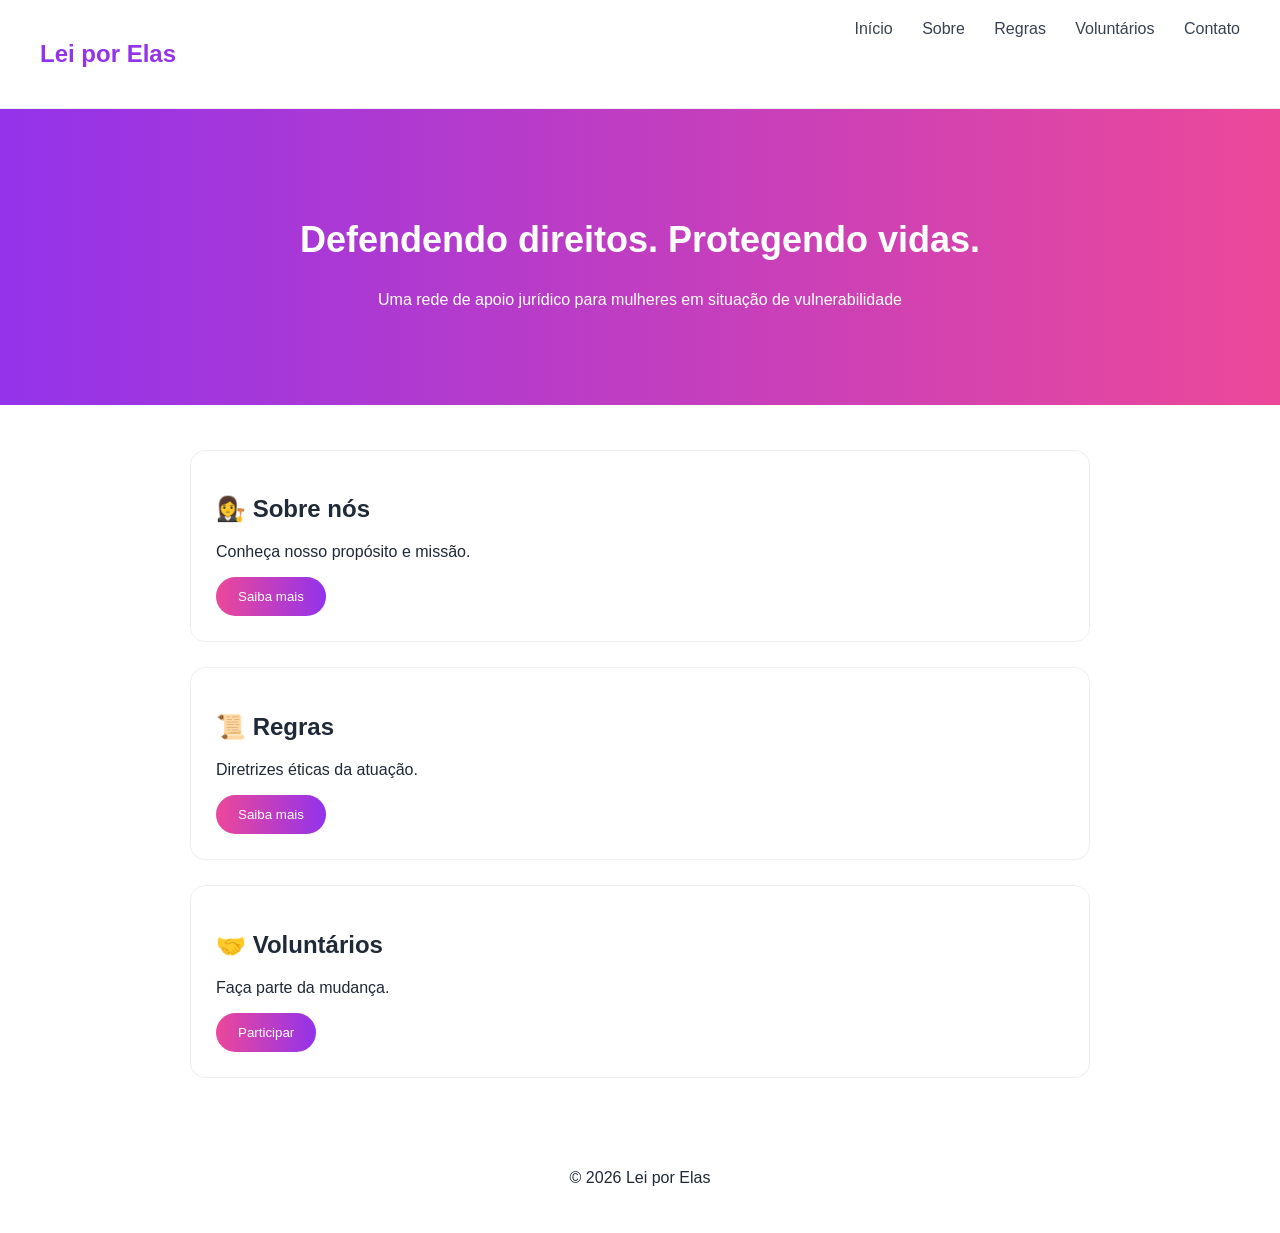
<file: index.html>
<!DOCTYPE html>
<html lang="pt-br">
<head>
<meta charset="UTF-8">
<title>Lei por Elas</title>
<link rel="stylesheet" href="style.css">
</head>
<body>
  
<nav class="menu">
  <h2 class="logo">Lei por Elas</h2>
  <div class="links">
    <a href="index.html">Início</a>
    <a href="sobre.html">Sobre</a>
    <a href="regras.html">Regras</a>
    <a href="voluntarios.html">Voluntários</a>
    <a href="contato.html">Contato</a>
  </div>
</nav>

<!-- HERO -->
<section class="hero">
  <h1>Defendendo direitos. Protegendo vidas.</h1>
  <p>Uma rede de apoio jurídico para mulheres em situação de vulnerabilidade</p>
</section>

<main>

  <section class="card fade">
    <h2>👩‍⚖️ Sobre nós</h2>
    <p>Conheça nosso propósito e missão.</p>
    <a href="sobre.html"><button>Saiba mais</button></a>
  </section>

  <section class="card fade">
    <h2>📜 Regras</h2>
    <p>Diretrizes éticas da atuação.</p>
    <a href="regras.html"><button>Saiba mais</button></a>
  </section>

  <section class="card fade">
    <h2>🤝 Voluntários</h2>
    <p>Faça parte da mudança.</p>
    <a href="voluntarios.html"><button>Participar</button></a>
  </section>

</main>

<footer>
  <p>© 2026 Lei por Elas</p>
</footer>

<script>
const elementos = document.querySelectorAll('.fade');

window.addEventListener('scroll', () => {
  elementos.forEach(el => {
    const pos = el.getBoundingClientRect().top;
    if (pos < window.innerHeight - 50) {
      el.classList.add('show');
    }
  });
});
</script>

</body>
</html>
</file>
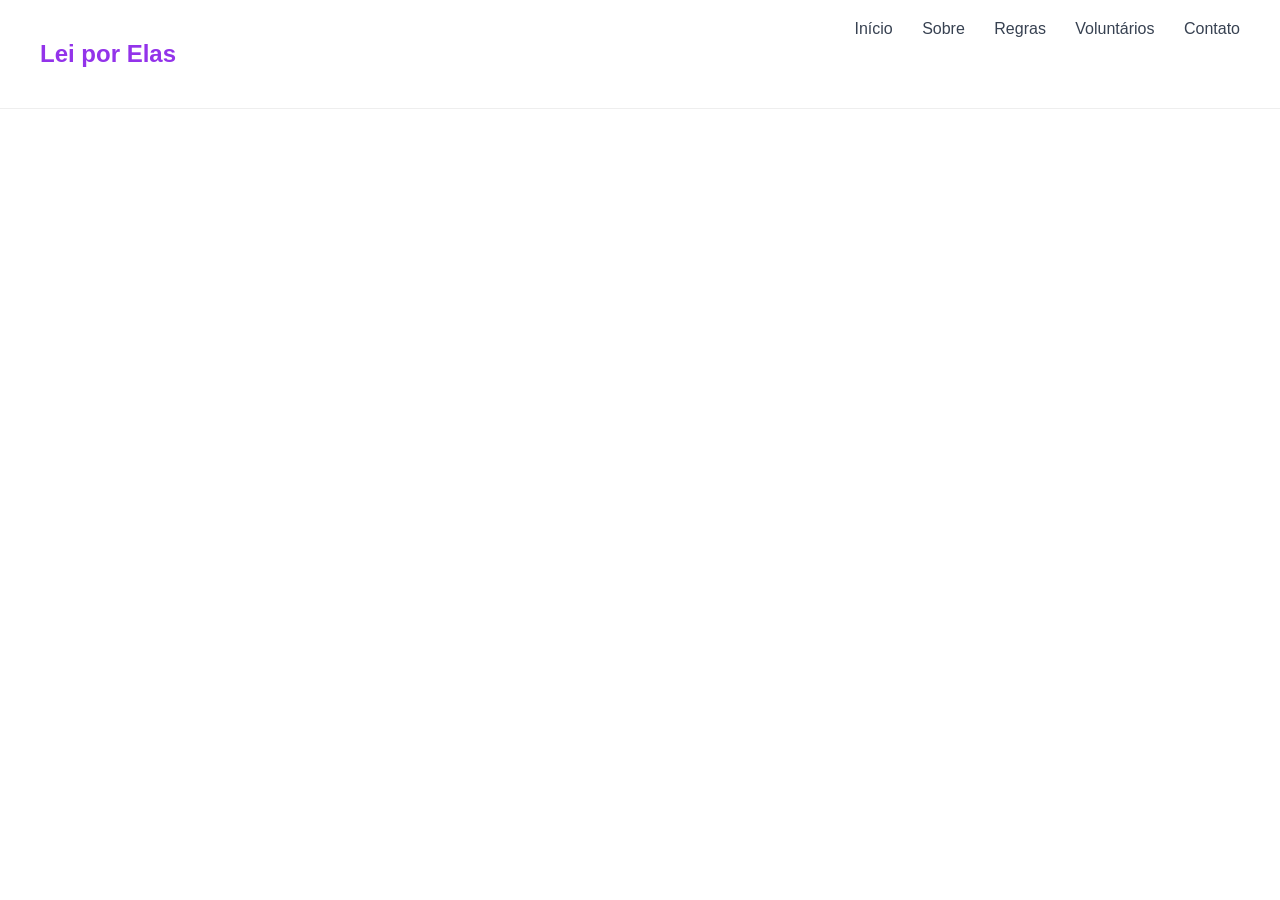
<file: contato.html>
<!DOCTYPE html>
<html>
<head>
<meta charset="UTF-8">
<title>Contato</title>
<link rel="stylesheet" href="style.css">
</head>
<body>

<nav class="menu">
  <h2 class="logo">Lei por Elas</h2>
  <div class="links">
    <a href="index.html">Início</a>
    <a href="sobre.html">Sobre</a>
    <a href="regras.html">Regras</a>
    <a href="voluntarios.html">Voluntários</a>
    <a href="contato.html">Contato</a>
  </div>
</nav>

<main>

<section class="card">
<h2>Contato</h2>

<p>Email: contato@leiporelas.com</p>
<p>Telefone: (11) 99999-9999</p>

</section>

</main>
</body>
</html>
</file>
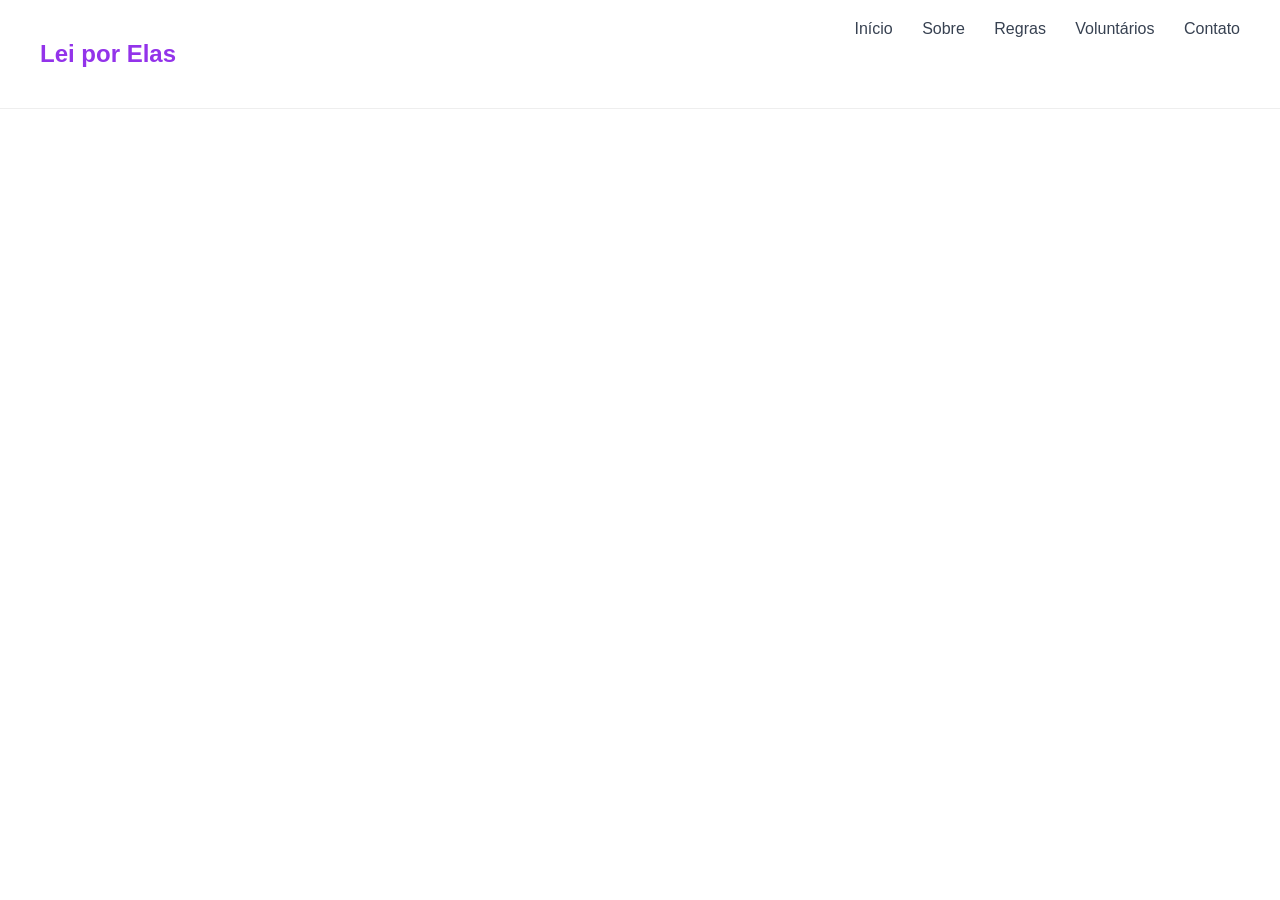
<file: regras.html>
<!DOCTYPE html>
<html lang="pt-br">
<head>
<meta charset="UTF-8">
<title>Regras</title>
<link rel="stylesheet" href="style.css">
</head>
<body>

<nav class="menu">
  <h2 class="logo">Lei por Elas</h2>
  <div class="links">
    <a href="index.html">Início</a>
    <a href="sobre.html">Sobre</a>
    <a href="regras.html">Regras</a>
    <a href="voluntarios.html">Voluntários</a>
    <a href="contato.html">Contato</a>
  </div>
</nav>

<main>

<section class="card">
<h2>Regras dos Voluntários</h2>

<p>✔ Atuar com ética profissional</p>
<p>✔ Manter sigilo das informações</p>
<p>✔ Respeitar as vítimas</p>
<p>✔ Não fazer julgamentos</p>
<p>✔ Seguir as leis e orientações jurídicas</p>

</section>

</main>

</body>
</html>
</file>
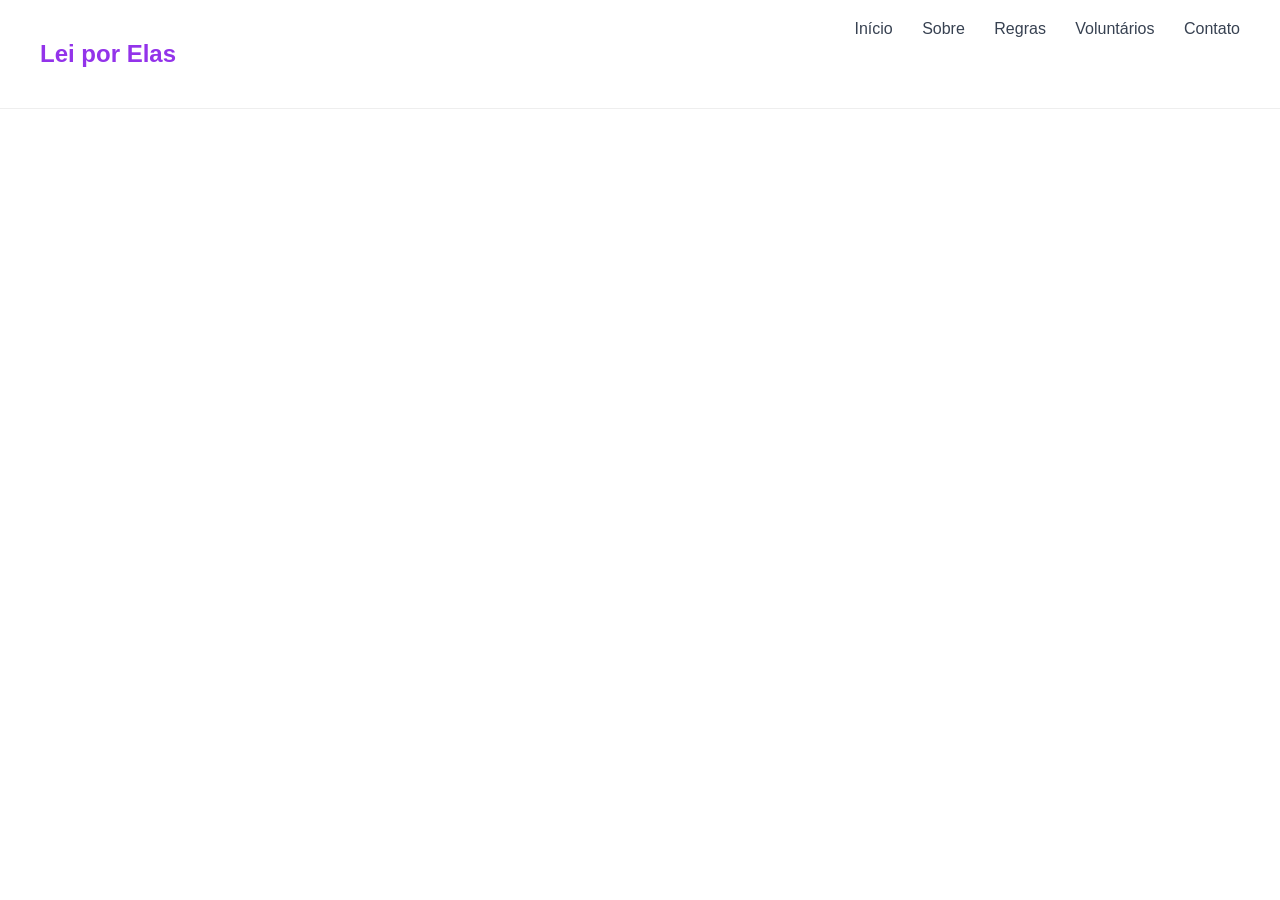
<file: voluntarios.html>
<!DOCTYPE html>
<html>
<head>
<meta charset="UTF-8">
<title>Voluntários</title>
<link rel="stylesheet" href="style.css">
</head>
<body>

<nav class="menu">
  <h2 class="logo">Lei por Elas</h2>
  <div class="links">
    <a href="index.html">Início</a>
    <a href="sobre.html">Sobre</a>
    <a href="regras.html">Regras</a>
    <a href="voluntarios.html">Voluntários</a>
    <a href="contato.html">Contato</a>
  </div>
</nav>

<main>

<section class="card">
<h2>Seja um voluntário</h2>

<p>Ajude mulheres oferecendo apoio jurídico e orientação.</p>

<input type="text" placeholder="Nome completo">
<input type="email" placeholder="Email">
<textarea placeholder="Como você pode ajudar?"></textarea>

<button>Enviar</button>

</section>

</main>

</body>
</html>
</file>
<file: style.css>
body {
  margin: 0;
  font-family: 'Segoe UI', Arial;
  background: #ffffff;
  color: #1f2937;
}

/* MENU */
.menu {
  display: flex;
  justify-content: space-between;
  padding: 20px 40px;
  position: sticky;
  top: 0;
  background: white;
  border-bottom: 1px solid #eee;
}

.logo {
  color: #9333ea;
}

.links a {
  margin-left: 25px;
  text-decoration: none;
  color: #374151;
}

.links a:hover {
  color: #ec4899;
}

/* HERO */
.hero {
  text-align: center;
  padding: 80px 20px;
  background: linear-gradient(to right, #9333ea, #ec4899);
  color: white;
}

.hero h1 {
  font-size: 36px;
}

/* CONTEÚDO */
main {
  max-width: 900px;
  margin: auto;
  padding: 20px;
}

/* CARDS */
.card {
  background: white;
  padding: 25px;
  margin: 25px 0;
  border-radius: 15px;
  border: 1px solid #eee;
  opacity: 0;
  transform: translateY(30px);
  transition: 0.6s;
}

.card.show {
  opacity: 1;
  transform: translateY(0);
}

.card:hover {
  transform: translateY(-8px);
}

/* BOTÃO */
button {
  background: linear-gradient(to right, #ec4899, #9333ea);
  border: none;
  padding: 12px 22px;
  color: white;
  border-radius: 30px;
  cursor: pointer;
}

/* FOOTER */
footer {
  text-align: center;
  padding: 30px;
}

/* RESPONSIVO */
@media (max-width: 768px) {

  /* MENU */
  .menu {
    flex-direction: column;
    align-items: flex-start;
  }

  .links {
    margin-top: 10px;
  }

  .links a {
    display: block;
    margin: 8px 0;
  }

  /* HERO */
  .hero {
    padding: 50px 15px;
  }

  .hero h1 {
    font-size: 24px;
  }

  /* CONTEÚDO */
  main {
    padding: 15px;
  }

  /* CARDS */
  .card {
    padding: 15px;
  }

  /* BOTÃO */
  button {
    width: 100%;
  }

}

img {
  transition: 0.3s;
}

img:hover {
  transform: scale(1.03);
}
</file>
